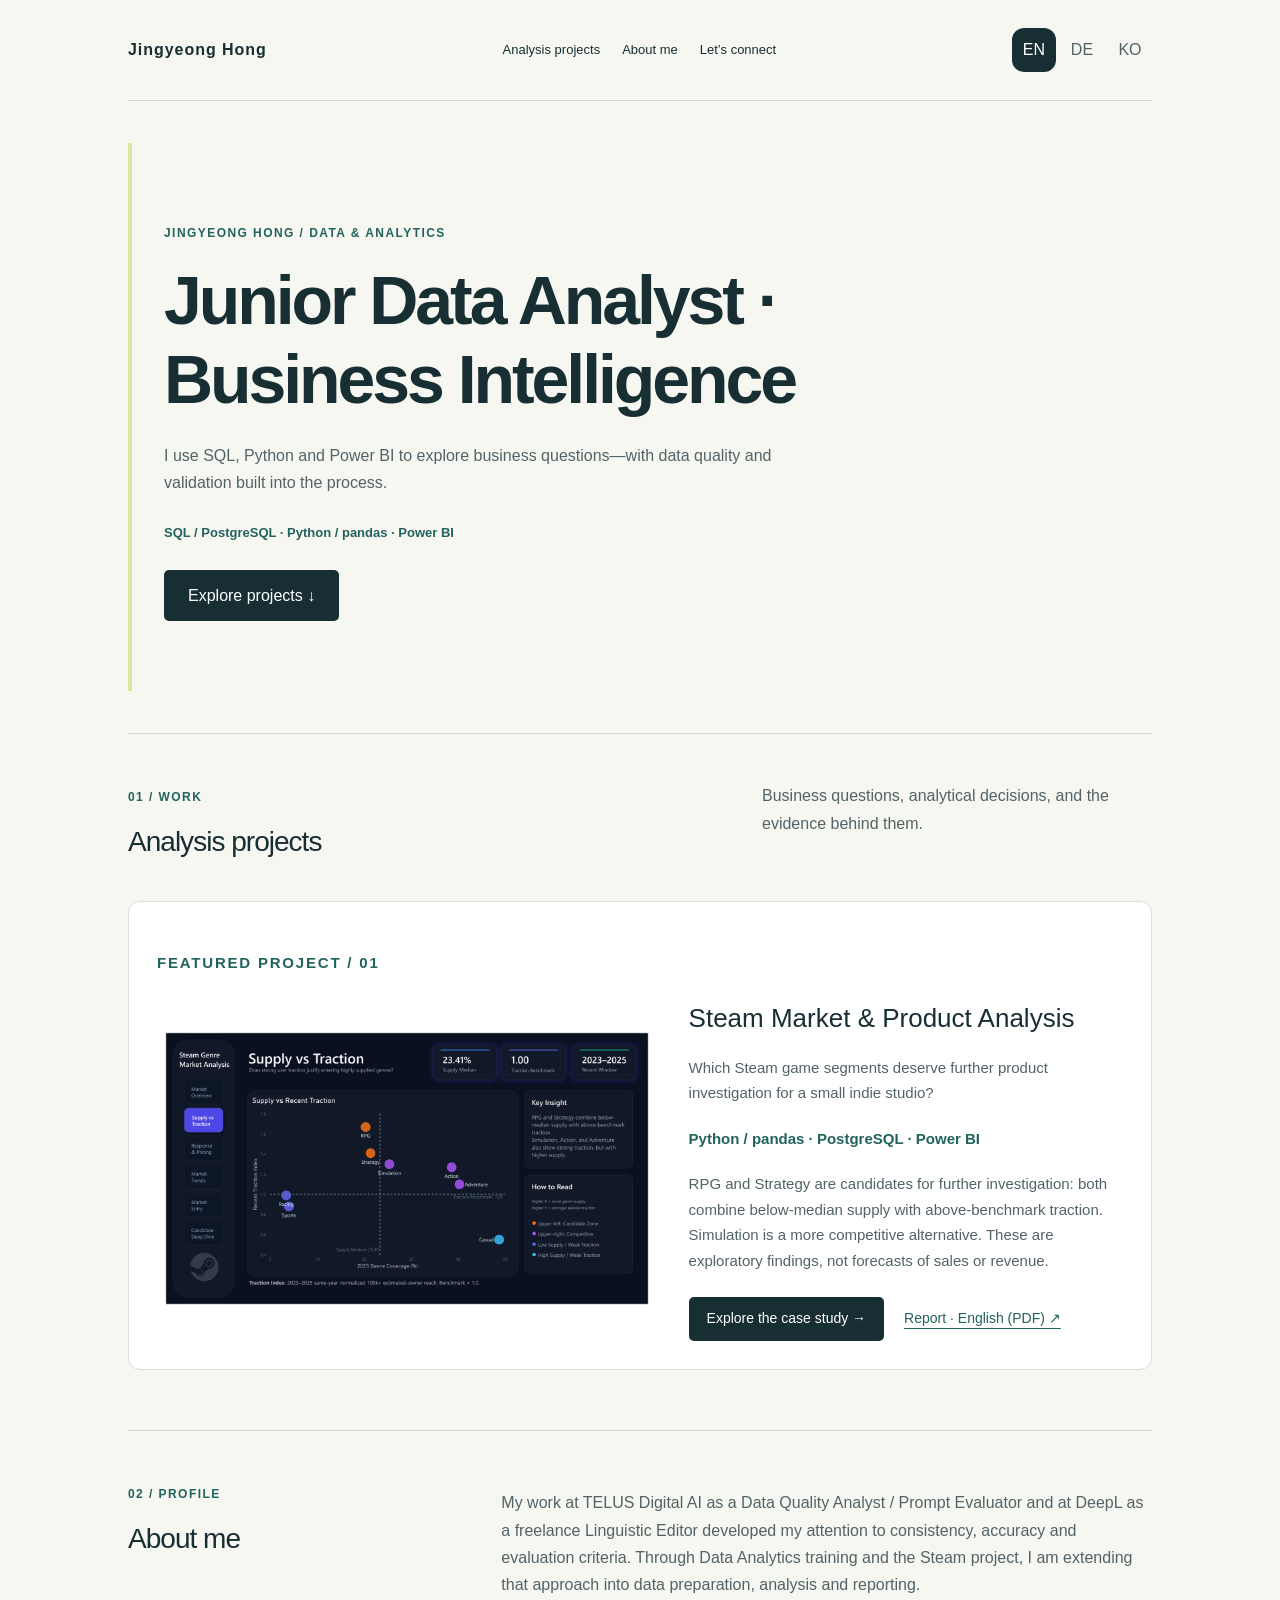
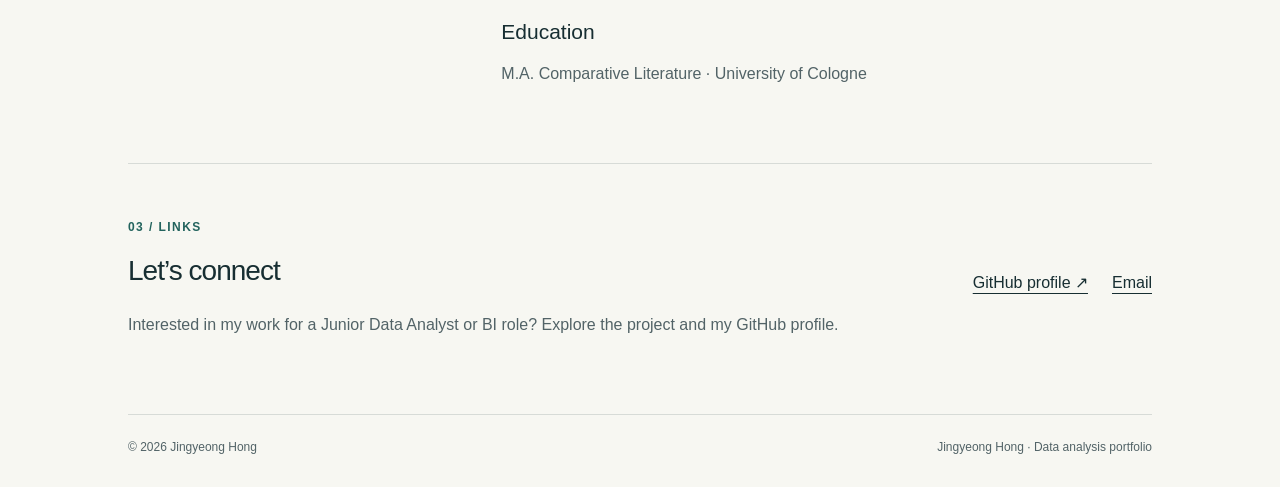
<file: index.html>
<!doctype html>
<html lang="en">
<head>
  <meta charset="utf-8">
  <meta name="viewport" content="width=device-width, initial-scale=1">
  <meta name="description" content="Jingyeong Hong — Junior Data Analyst / BI portfolio. SQL, Python, pandas and Power BI, with data quality and validation evidence.">
  <title>Jingyeong Hong | Data Analysis Portfolio</title>
  <style>
    :root{color-scheme:light;--bg:#f1f1ef;--ink:#222725;--muted:#606762;--accent:#355e70;--shadow:10px 10px 26px #dcdcd9,-10px -10px 26px #fff}
    *{box-sizing:border-box}html{scroll-behavior:smooth}body{margin:0;background:var(--bg);color:var(--ink);font-family:Arial,"Malgun Gothic",sans-serif;line-height:1.7}a{color:inherit;text-underline-offset:5px}button{font:inherit}a:focus-visible,button:focus-visible{outline:3px solid var(--accent);outline-offset:6px}.wrap{max-width:1080px;margin:auto;padding:0 28px}header{display:flex;justify-content:space-between;align-items:center;gap:20px;padding:28px 0;border-bottom:1px solid #d7dbd7}.brand{text-decoration:none;font-weight:700;letter-spacing:.06em}.languages{display:flex;gap:4px}.languages button{border:0;background:transparent;min-width:44px;min-height:44px;border-radius:12px;cursor:pointer;color:var(--muted)}.languages button[aria-pressed="true"]{background:var(--ink);color:#fff}.skip{position:absolute;left:20px;top:-100px}.skip:focus{top:16px;background:white;padding:12px;z-index:2}.hero{text-align:center;padding:78px 0 88px;max-width:780px;margin:auto}.monogram{display:grid;place-items:center;width:100px;height:100px;margin:0 auto 34px;border-radius:26px;box-shadow:var(--shadow);font-size:38px;font-weight:700;letter-spacing:-.08em}.eyebrow{text-transform:uppercase;letter-spacing:.18em;font-size:12px;font-weight:700;color:var(--muted)}h1{font-size:clamp(36px,6vw,66px);line-height:1.15;letter-spacing:-.045em;font-weight:500;margin:18px 0 24px;text-wrap:balance}p{color:var(--muted)}.hero p{max-width:560px;margin:0 auto 30px}.button{display:inline-block;background:var(--ink);color:#fff;padding:12px 24px;border-radius:12px;text-decoration:none}.section{padding:48px 0 60px;border-top:1px solid #d7dbd7}.section-head{display:flex;gap:30px;justify-content:space-between;align-items:baseline;margin-bottom:28px}h2{font-size:28px;letter-spacing:-.035em;font-weight:500;margin:8px 0}h3{font-size:21px;font-weight:500;margin:16px 0 8px}.section-head p{max-width:440px;margin:0}.projects{display:grid;grid-template-columns:minmax(0,1fr);gap:28px}.card{padding:26px;border-radius:22px;box-shadow:var(--shadow)}.number{height:120px;display:grid;place-items:center;border-radius:14px;background:linear-gradient(145deg,#e5e7e3,#f9f9f6);font-size:44px;font-weight:400;color:#7a827b}.card p{font-size:14px;margin-bottom:20px}.status{font-size:12px;color:var(--accent);border:1px solid #bbc9ce;border-radius:30px;padding:5px 10px;display:inline-block}.about{display:grid;grid-template-columns:1fr 1.5fr;gap:48px}.about p{margin-top:10px}.contact{display:flex;justify-content:space-between;align-items:center;gap:30px}.contact a{white-space:nowrap}footer{border-top:1px solid #d7dbd7;padding:22px 0 30px;color:var(--muted);font-size:12px;display:flex;justify-content:space-between;gap:20px}noscript p{text-align:center}@media(max-width:720px){.wrap{padding:0 22px}.hero{padding:56px 0 64px}.projects,.about{grid-template-columns:1fr}.section-head,.contact{display:block}.section-head p{margin-top:12px}.projects{gap:24px}.number{height:100px}.about{gap:8px}.contact a{display:inline-block;margin-top:14px}footer{flex-wrap:wrap}}@media(prefers-reduced-motion:reduce){html{scroll-behavior:auto}}
    .tools{display:flex;flex-wrap:wrap;gap:10px;list-style:none;padding:0}.tools li{border:1px solid #bbc9ce;border-radius:30px;padding:6px 14px;color:var(--accent);font-size:14px}@media(max-width:420px){header{flex-wrap:wrap}}
    .report-links{display:flex;flex-wrap:wrap;gap:16px 28px;margin-top:24px}.report-links a{color:var(--accent);font-size:14px}
  .report-cover{display:block;width:100%;height:auto;border-radius:14px;background:#0b1020}.card .eyebrow{margin-top:20px}.report-links a{min-height:44px;display:inline-flex;align-items:center}
  </style>
<link rel="stylesheet" href="site.css">
</head>
<body>
  <a class="skip" href="#main" data-i18n="skip">Skip to content</a>
  <div class="wrap">
    <header>
      <a class="brand" href="#main" data-i18n="name">Jingyeong Hong</a>
      <nav class="site-nav" aria-label="Main"><a href="index.html#projects" data-i18n="projects">Analysis projects</a><a href="index.html#about" data-i18n="about">About me</a><a href="index.html#contact" data-i18n="connect">Let’s connect</a></nav><nav class="languages" aria-label="Language / Sprache / 언어">
        <button type="button" data-lang="en" aria-label="English" aria-pressed="true" lang="en">EN</button>
        <button type="button" data-lang="de" aria-label="Deutsch" aria-pressed="false" lang="de">DE</button>
        <button type="button" data-lang="ko" aria-label="한국어" aria-pressed="false" lang="ko">KO</button>
      </nav>
    </header>
    <main id="main">
      <section class="hero" aria-labelledby="hero-title">

        <div class="eyebrow" data-i18n="label">Jingyeong Hong / Data & Analytics</div>
        <h1 id="hero-title" data-i18n="headline">Junior Data Analyst · Business Intelligence</h1>
        <p data-i18n="intro">I use SQL, Python and Power BI to explore business questions—with data quality and validation built into the process.</p>
        <p class="stack">SQL / PostgreSQL · Python / pandas · Power BI</p><a class="button" href="#projects" data-i18n="view">Explore projects ↓</a>
      </section>
      <section class="section" id="projects" aria-labelledby="projects-title">
        <div class="section-head">
          <div><span class="eyebrow">01 / <span data-i18n="work">Work</span></span><h2 id="projects-title" data-i18n="projects">Analysis projects</h2></div>
          <p data-i18n="projectIntro">Business questions, analytical decisions, and the evidence behind them.</p>
        </div>
        <!-- Steam project summary based on the supplied project README. -->
        <div class="projects">
          <article class="card"><p data-i18n="featured" class="eyebrow">Featured project / 01</p><div class="project-layout"><a href="steam.html"><img class="report-cover" src="assets/steam-supply-traction.png" width="1494" height="864" alt="Supply versus recent traction, from the Steam Power BI report"></a><div><h3 data-i18n="p1" >Steam Market & Product Analysis</h3><p data-i18n="steamDescription" >Which Steam game segments deserve further product investigation for a small indie studio?</p><p class="stack">Python / pandas · PostgreSQL · Power BI</p><p data-i18n="findings" >RPG and Strategy are candidates for further investigation: both combine below-median supply with above-benchmark traction. Simulation is a more competitive alternative. These are exploratory findings, not forecasts of sales or revenue.</p><div class="report-links"><a data-i18n="caseLink" href="steam.html" class="button">Explore the case study →</a><a data-i18n="reportOriginal" href="reports/steam-report.pdf">Report · English (PDF) ↗</a></div></div></div></article>
        </div>
      </section>
      <section class="section about" id="about" aria-labelledby="about-title">
        <div><span class="eyebrow">02 / <span data-i18n="profile">Profile</span></span><h2 id="about-title" data-i18n="about">About me</h2></div>
        <div><p data-i18n="bio">My work at TELUS Digital AI as a Data Quality Analyst / Prompt Evaluator and at DeepL as a freelance Linguistic Editor developed my attention to consistency, accuracy and evaluation criteria. Through Data Analytics training and the Steam project, I am extending that approach into data preparation, analysis and reporting.</p><h3 data-i18n="education">Education</h3><p data-i18n="degree">M.A. Comparative Literature · University of Cologne</p></div>
      </section>
      <section class="section contact" id="contact" aria-labelledby="contact-title">
        <div><span class="eyebrow">03 / <span data-i18n="links">Links</span></span><h2 id="contact-title" data-i18n="connect">Let’s connect</h2><p data-i18n="contactText">Interested in my work for a Junior Data Analyst or BI role? Explore the project and my GitHub profile.</p></div>
        <div class="contact-links"><a href="https://github.com/jinniehoho" data-i18n="github">GitHub profile ↗</a><a data-contact="email" data-i18n="email" hidden>Email</a><a data-contact="linkedin" data-i18n="linkedin" hidden>LinkedIn</a><a data-contact="cv" data-i18n="cv" hidden>CV (PDF)</a></div>
      </section>
    </main>
    <footer><span>© 2026 <span data-i18n="name">Jingyeong Hong</span></span><span data-i18n="footer">Jingyeong Hong · Data analysis portfolio</span></footer>
  </div>
  <noscript><p>Enable JavaScript to switch languages. / Für den Sprachwechsel JavaScript aktivieren. / 언어 전환을 위해 JavaScript를 켜주세요.</p></noscript>
  <script src="site.js" defer></script>
</body>
</html>
</file>
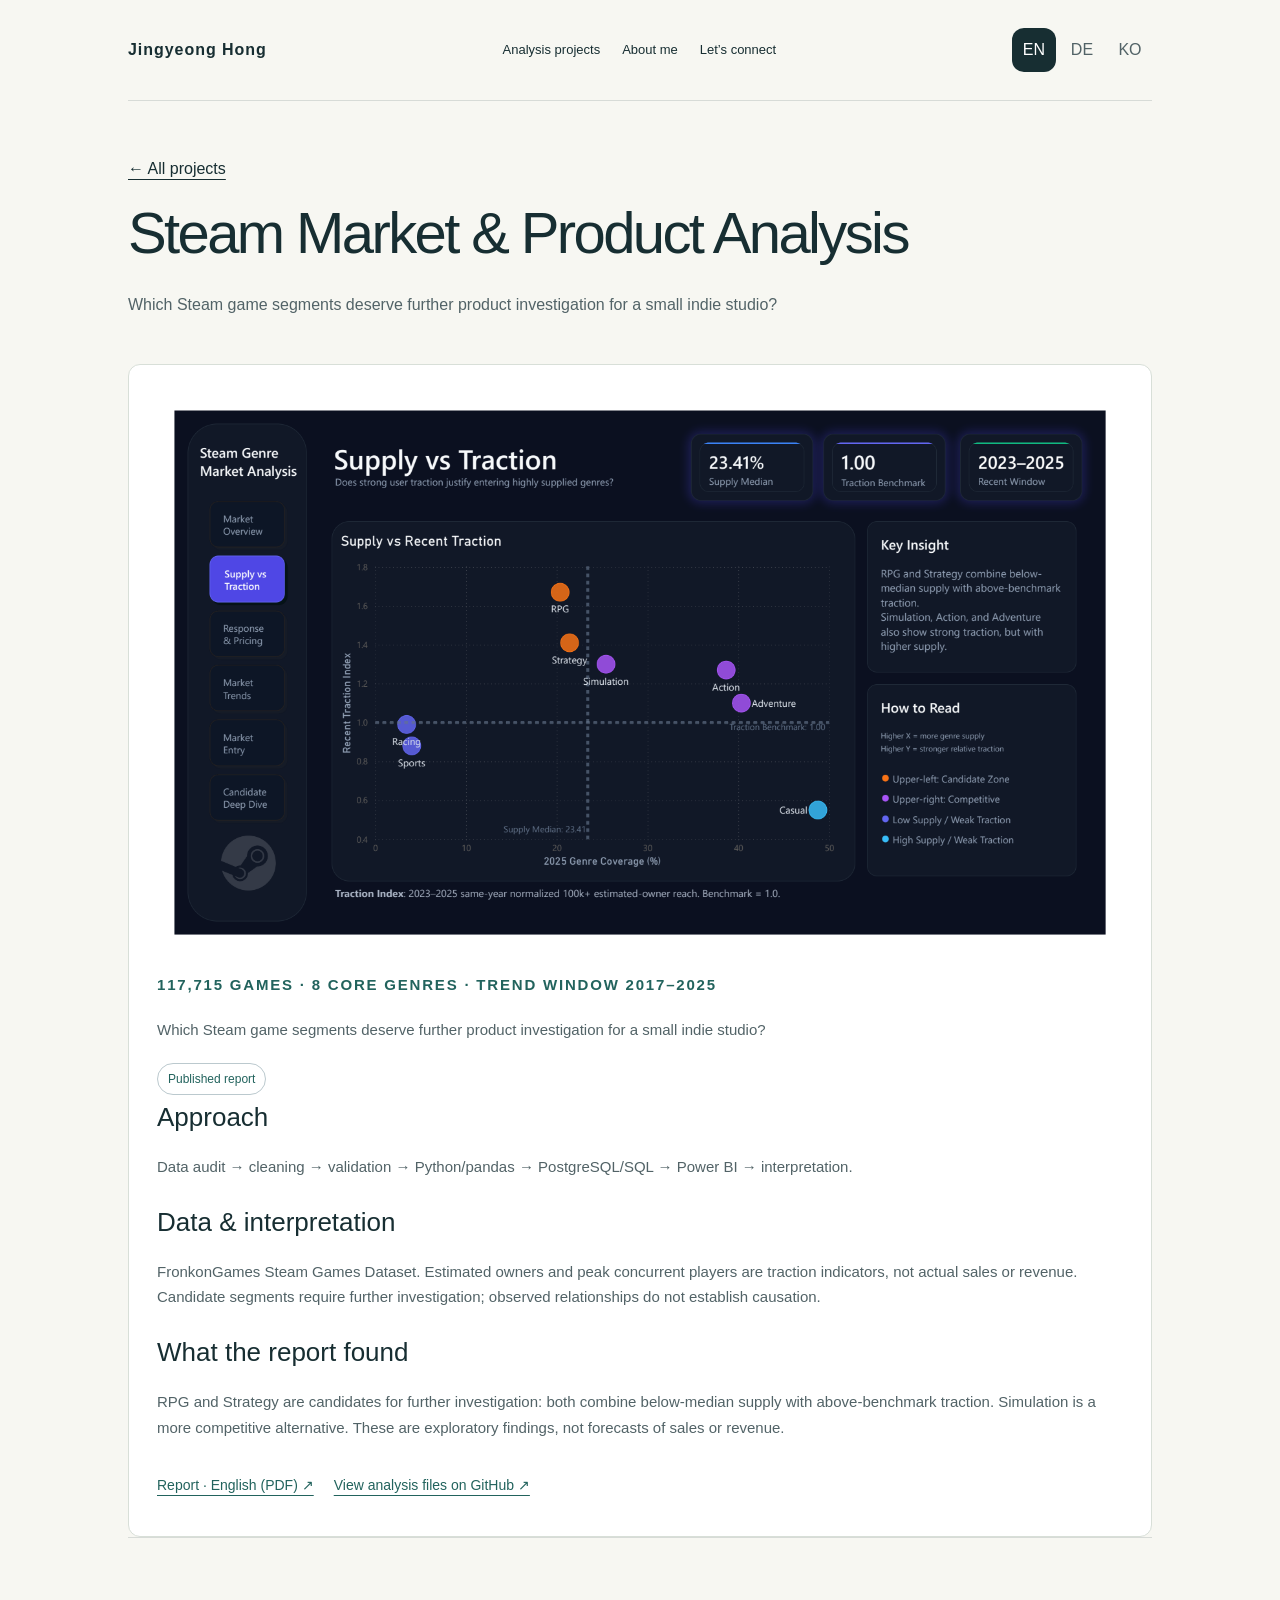
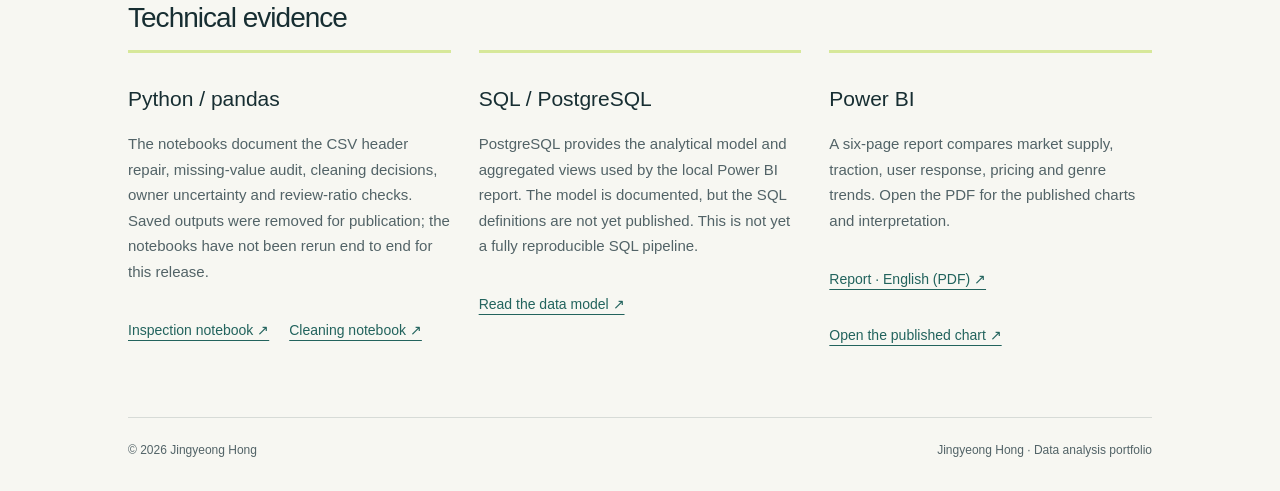
<file: steam.html>
<!doctype html>
<html lang="en">
<head>
  <meta charset="utf-8">
  <meta name="viewport" content="width=device-width, initial-scale=1">
  <meta name="description" content="Jingyeong Hong — Junior Data Analyst / BI portfolio. SQL, Python, pandas and Power BI, with data quality and validation evidence.">
  <title>Jingyeong Hong | Data Analysis Portfolio</title>
  <style>
    :root{color-scheme:light;--bg:#f1f1ef;--ink:#222725;--muted:#606762;--accent:#355e70;--shadow:10px 10px 26px #dcdcd9,-10px -10px 26px #fff}
    *{box-sizing:border-box}html{scroll-behavior:smooth}body{margin:0;background:var(--bg);color:var(--ink);font-family:Arial,"Malgun Gothic",sans-serif;line-height:1.7}a{color:inherit;text-underline-offset:5px}button{font:inherit}a:focus-visible,button:focus-visible{outline:3px solid var(--accent);outline-offset:6px}.wrap{max-width:1080px;margin:auto;padding:0 28px}header{display:flex;justify-content:space-between;align-items:center;gap:20px;padding:28px 0;border-bottom:1px solid #d7dbd7}.brand{text-decoration:none;font-weight:700;letter-spacing:.06em}.languages{display:flex;gap:4px}.languages button{border:0;background:transparent;min-width:44px;min-height:44px;border-radius:12px;cursor:pointer;color:var(--muted)}.languages button[aria-pressed="true"]{background:var(--ink);color:#fff}.skip{position:absolute;left:20px;top:-100px}.skip:focus{top:16px;background:white;padding:12px;z-index:2}.hero{text-align:center;padding:78px 0 88px;max-width:780px;margin:auto}.monogram{display:grid;place-items:center;width:100px;height:100px;margin:0 auto 34px;border-radius:26px;box-shadow:var(--shadow);font-size:38px;font-weight:700;letter-spacing:-.08em}.eyebrow{text-transform:uppercase;letter-spacing:.18em;font-size:12px;font-weight:700;color:var(--muted)}h1{font-size:clamp(36px,6vw,66px);line-height:1.15;letter-spacing:-.045em;font-weight:500;margin:18px 0 24px;text-wrap:balance}p{color:var(--muted)}.hero p{max-width:560px;margin:0 auto 30px}.button{display:inline-block;background:var(--ink);color:#fff;padding:12px 24px;border-radius:12px;text-decoration:none}.section{padding:48px 0 60px;border-top:1px solid #d7dbd7}.section-head{display:flex;gap:30px;justify-content:space-between;align-items:baseline;margin-bottom:28px}h2{font-size:28px;letter-spacing:-.035em;font-weight:500;margin:8px 0}h3{font-size:21px;font-weight:500;margin:16px 0 8px}.section-head p{max-width:440px;margin:0}.projects{display:grid;grid-template-columns:minmax(0,1fr);gap:28px}.card{padding:26px;border-radius:22px;box-shadow:var(--shadow)}.number{height:120px;display:grid;place-items:center;border-radius:14px;background:linear-gradient(145deg,#e5e7e3,#f9f9f6);font-size:44px;font-weight:400;color:#7a827b}.card p{font-size:14px;margin-bottom:20px}.status{font-size:12px;color:var(--accent);border:1px solid #bbc9ce;border-radius:30px;padding:5px 10px;display:inline-block}.about{display:grid;grid-template-columns:1fr 1.5fr;gap:48px}.about p{margin-top:10px}.contact{display:flex;justify-content:space-between;align-items:center;gap:30px}.contact a{white-space:nowrap}footer{border-top:1px solid #d7dbd7;padding:22px 0 30px;color:var(--muted);font-size:12px;display:flex;justify-content:space-between;gap:20px}noscript p{text-align:center}@media(max-width:720px){.wrap{padding:0 22px}.hero{padding:56px 0 64px}.projects,.about{grid-template-columns:1fr}.section-head,.contact{display:block}.section-head p{margin-top:12px}.projects{gap:24px}.number{height:100px}.about{gap:8px}.contact a{display:inline-block;margin-top:14px}footer{flex-wrap:wrap}}@media(prefers-reduced-motion:reduce){html{scroll-behavior:auto}}
    .tools{display:flex;flex-wrap:wrap;gap:10px;list-style:none;padding:0}.tools li{border:1px solid #bbc9ce;border-radius:30px;padding:6px 14px;color:var(--accent);font-size:14px}@media(max-width:420px){header{flex-wrap:wrap}}
    .report-links{display:flex;flex-wrap:wrap;gap:16px 28px;margin-top:24px}.report-links a{color:var(--accent);font-size:14px}
  .report-cover{display:block;width:100%;height:auto;border-radius:14px;background:#0b1020}.card .eyebrow{margin-top:20px}.report-links a{min-height:44px;display:inline-flex;align-items:center}
  </style>
<link rel="stylesheet" href="site.css">
</head>
<body>
  <a class="skip" href="#main" data-i18n="skip">Skip to content</a>
  <div class="wrap">
    <header>
      <a class="brand" href="#main" data-i18n="name">Jingyeong Hong</a>
      <nav class="site-nav" aria-label="Main"><a href="index.html#projects" data-i18n="projects">Analysis projects</a><a href="index.html#about" data-i18n="about">About me</a><a href="index.html#contact" data-i18n="connect">Let’s connect</a></nav><nav class="languages" aria-label="Language / Sprache / 언어">
        <button type="button" data-lang="en" aria-label="English" aria-pressed="true" lang="en">EN</button>
        <button type="button" data-lang="de" aria-label="Deutsch" aria-pressed="false" lang="de">DE</button>
        <button type="button" data-lang="ko" aria-label="한국어" aria-pressed="false" lang="ko">KO</button>
      </nav>
    </header>
    <main id="main"><section class="case-hero"><a data-i18n="back" href="index.html#projects">← All projects</a><h1 data-i18n="p1" >Steam Market & Product Analysis</h1><p data-i18n="steamDescription" >Which Steam game segments deserve further product investigation for a small indie studio?</p></section><article class="card"><img class="report-cover" src="assets/steam-supply-traction.png" alt="Supply versus recent traction, from the Steam Power BI report" width="1494" height="864"><p class="eyebrow" data-i18n="reportScope">117,715 games · 8 core genres · trend window 2017–2025</p><p data-i18n="steamDescription">Which Steam game segments deserve further product investigation for a small indie studio?</p><span class="status" data-i18n="completed">Published report</span><h3 data-i18n="approachTitle">Approach</h3><p data-i18n="method">Data audit → cleaning → validation → Python/pandas → PostgreSQL/SQL → Power BI → interpretation.</p><h3 data-i18n="dataTitle">Data & interpretation</h3><p data-i18n="dataNote">FronkonGames Steam Games Dataset. Estimated owners and peak concurrent players are traction indicators, not actual sales or revenue. Candidate segments require further investigation; observed relationships do not establish causation.</p><h3 data-i18n="findingsTitle">What the report found</h3><p data-i18n="findings">RPG and Strategy are candidates for further investigation: both combine below-median supply with above-benchmark traction. Simulation is a more competitive alternative. These are exploratory findings, not forecasts of sales or revenue.</p><div class="report-links"><a href="reports/steam-report.pdf" data-i18n="reportOriginal">Report · English (PDF) ↗</a><a href="https://github.com/jinniehoho/jinniehoho.github.io/tree/main/projects/steam-market-analysis" data-i18n="sourceFiles">View analysis files on GitHub ↗</a></div></article><section class="section"><h2 data-i18n="technical">Technical evidence</h2><div class="evidence"><article><h3>Python / pandas</h3><p data-i18n="pythonEvidence" >The notebooks document the CSV header repair, missing-value audit, cleaning decisions, owner uncertainty and review-ratio checks. Saved outputs were removed for publication; the notebooks have not been rerun end to end for this release.</p><div class="report-links"><a data-i18n="inspection" href="https://github.com/jinniehoho/jinniehoho.github.io/blob/main/projects/steam-market-analysis/notebooks/01_data_inspection.ipynb">Inspection notebook ↗</a><a data-i18n="cleaning" href="https://github.com/jinniehoho/jinniehoho.github.io/blob/main/projects/steam-market-analysis/notebooks/02_data_cleaning.ipynb">Cleaning notebook ↗</a></div></article><article><h3>SQL / PostgreSQL</h3><p data-i18n="sqlEvidence" >PostgreSQL provides the analytical model and aggregated views used by the local Power BI report. The model is documented, but the SQL definitions are not yet published. This is not yet a fully reproducible SQL pipeline.</p><div class="report-links"><a data-i18n="model" href="https://github.com/jinniehoho/jinniehoho.github.io/blob/main/projects/steam-market-analysis/docs/data_model.md">Read the data model ↗</a></div></article><article><h3>Power BI</h3><p data-i18n="biEvidence" >A six-page report compares market supply, traction, user response, pricing and genre trends. Open the PDF for the published charts and interpretation.</p><div class="report-links"><a data-i18n="reportOriginal" href="reports/steam-report.pdf">Report · English (PDF) ↗</a><a data-i18n="chart" href="assets/steam-supply-traction.png">Open the published chart ↗</a></div></article></div></section></main>
    <footer><span>© 2026 <span data-i18n="name">Jingyeong Hong</span></span><span data-i18n="footer">Jingyeong Hong · Data analysis portfolio</span></footer>
  </div>
  <noscript><p>Enable JavaScript to switch languages. / Für den Sprachwechsel JavaScript aktivieren. / 언어 전환을 위해 JavaScript를 켜주세요.</p></noscript>
  <script src="site.js" defer></script>
</body>
</html>
</file>
<file: site.css>
/* Shared refinements to the existing static portfolio. */
:root{--bg:#f7f7f2;--ink:#172e32;--muted:#526367;--accent:#22635d;--shadow:none}body{font-family:Arial,"Malgun Gothic",sans-serif}header{flex-wrap:wrap}.site-nav{display:flex;gap:22px;font-size:13px}.site-nav a{text-decoration:none}.hero{text-align:left;max-width:none;padding:80px 0 70px;border-left:4px solid #d7e89a;padding-left:32px;margin:42px 0}.hero h1{max-width:850px;font-size:clamp(38px,5.8vw,68px);font-weight:600}.hero p{margin:0 0 26px;max-width:650px}.eyebrow{color:var(--accent);letter-spacing:.12em}.stack{font-size:13px;font-weight:700;color:var(--accent)}.button{border-radius:5px;background:var(--ink)}.card{border:1px solid #d8dfd8;border-radius:12px;background:#fff;padding:28px}.project-layout{display:grid;grid-template-columns:1.15fr 1fr;gap:32px;align-items:center}.card h3{margin-top:0;font-size:26px}.card p{font-size:15px}.report-cover{border-radius:7px}.report-links{gap:12px 20px}.report-links .button{color:#fff;padding:10px 18px}.section-head p{max-width:390px}.about{grid-template-columns:1fr 2fr}.contact-links{display:flex;flex-wrap:wrap;gap:24px}.contact-links [hidden]{display:none}.case-hero{padding:54px 0 30px}.case-hero h1{font-size:clamp(34px,5vw,58px)}.case-hero p{max-width:700px}.evidence{display:grid;grid-template-columns:repeat(3,minmax(0,1fr));gap:28px}.evidence article{border-top:3px solid #d7e89a;padding-top:12px}.evidence p{font-size:15px}.evidence a{overflow-wrap:anywhere}a:hover{text-decoration-thickness:2px}a:focus-visible,button:focus-visible{outline:3px solid #22635d;outline-offset:4px}button,a{touch-action:manipulation}@media(max-width:850px){.project-layout{grid-template-columns:1fr}.evidence{grid-template-columns:1fr}.site-nav{order:3;width:100%;flex-wrap:wrap}.hero{padding:38px 0 38px 20px;margin:28px 0}.about{grid-template-columns:1fr}.contact{display:block}.contact-links{margin-top:20px}.card{padding:20px}}@media(max-width:420px){.wrap{padding:0 18px}.hero h1{font-size:36px}.site-nav{gap:16px}.card h3{font-size:23px}}
</file>
